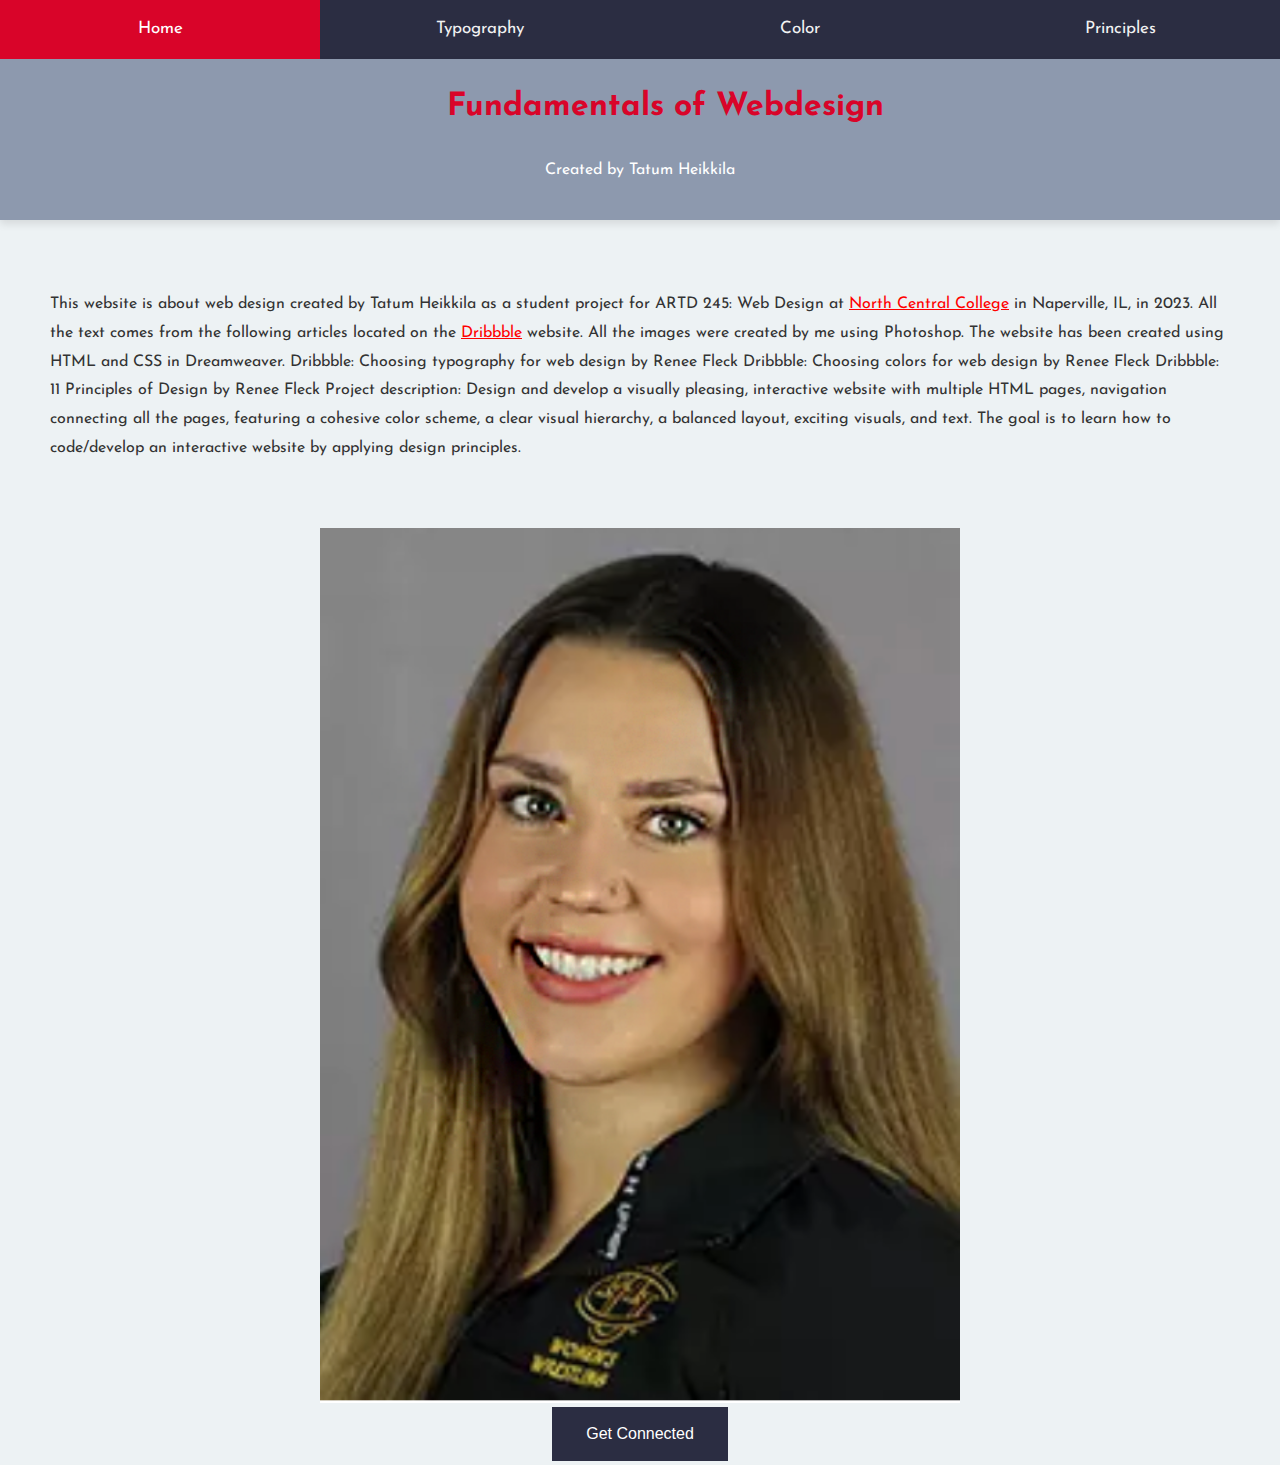
<file: index.html>
<!DOCTYPE html>
<html lang="en">
<head>
    <meta charset="UTF-8">
    <meta name="viewport" content="width=device-width, initial-scale=1.0">
    <title>Website_ART245_TatumHeikkila</title>
    <link href="https://fonts.googleapis.com/css2?family=Josefin+Sans:wght@300;400;600&display=swap" rel="stylesheet">
    <link href="styles.css" rel="stylesheet" type="text/css">
</head>

<body>
    
<div class="topnav" id="myTopnav">
  <a href="index.html" class="active">Home</a>
  <a href="typography.html">Typography</a>
  <a href="color.html">Color</a>
  <a href="principles.html">Principles</a>
  <a href="javascript:void(0);" class="icon" onclick="myFunction()">
    <i class="fa fa-bars"></i>
  </a>
</div>
    
    <header>
        <h1>Fundamentals of Webdesign
	  </h1>
        <p>
	  Created by Tatum Heikkila</p>
</header>
<section><p>This website is about web design created by Tatum Heikkila as a student project for ARTD 245: Web Design at <a href="https://www.northcentralcollege.edu/" target="_blank">North Central College</a> in Naperville, IL, in 2023. All the text comes from the following articles located on the <a href="https://dribbble.com/" target="_blank">Dribbble</a> website. All the images were created by me using Photoshop. The website has been created using HTML and CSS in Dreamweaver. 
Dribbble: Choosing typography for web design by Renee Fleck
Dribbble: Choosing colors for web design by Renee Fleck
Dribbble: 11 Principles of Design by Renee Fleck
		Project description: 
Design and develop a visually pleasing, interactive website with multiple HTML pages, navigation connecting all the pages, featuring a cohesive color scheme, a clear visual hierarchy, a balanced layout, exciting visuals, and text. The goal is to learn how to code/develop an interactive website by applying design principles.</p>
</section>
<img src="headshot.png" width="50%" alt=""/>
</body>
	<div class="button-container">
			<a href="https://www.linkedin.com/in/tatumheikkila/" target="_blank"><button class="button button1">Get Connected</button></a>
		</div>
</html>
</file>
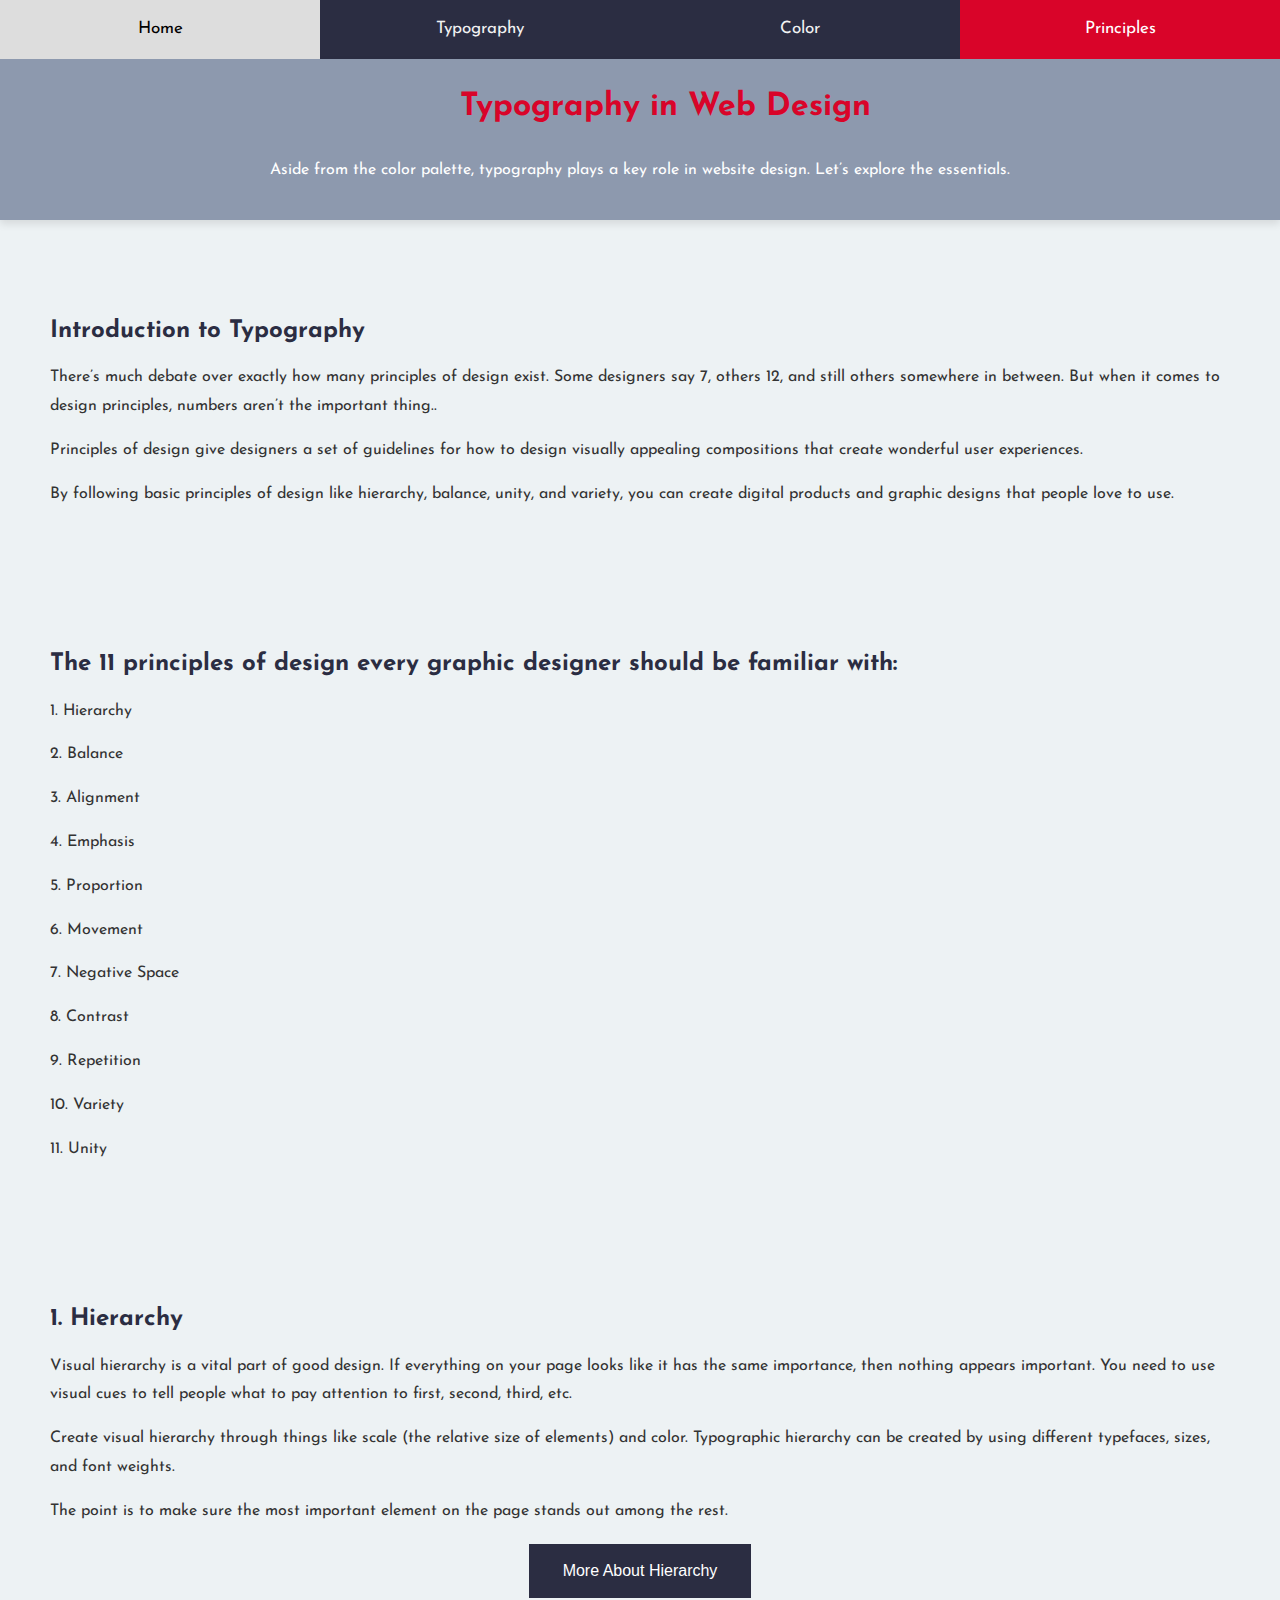
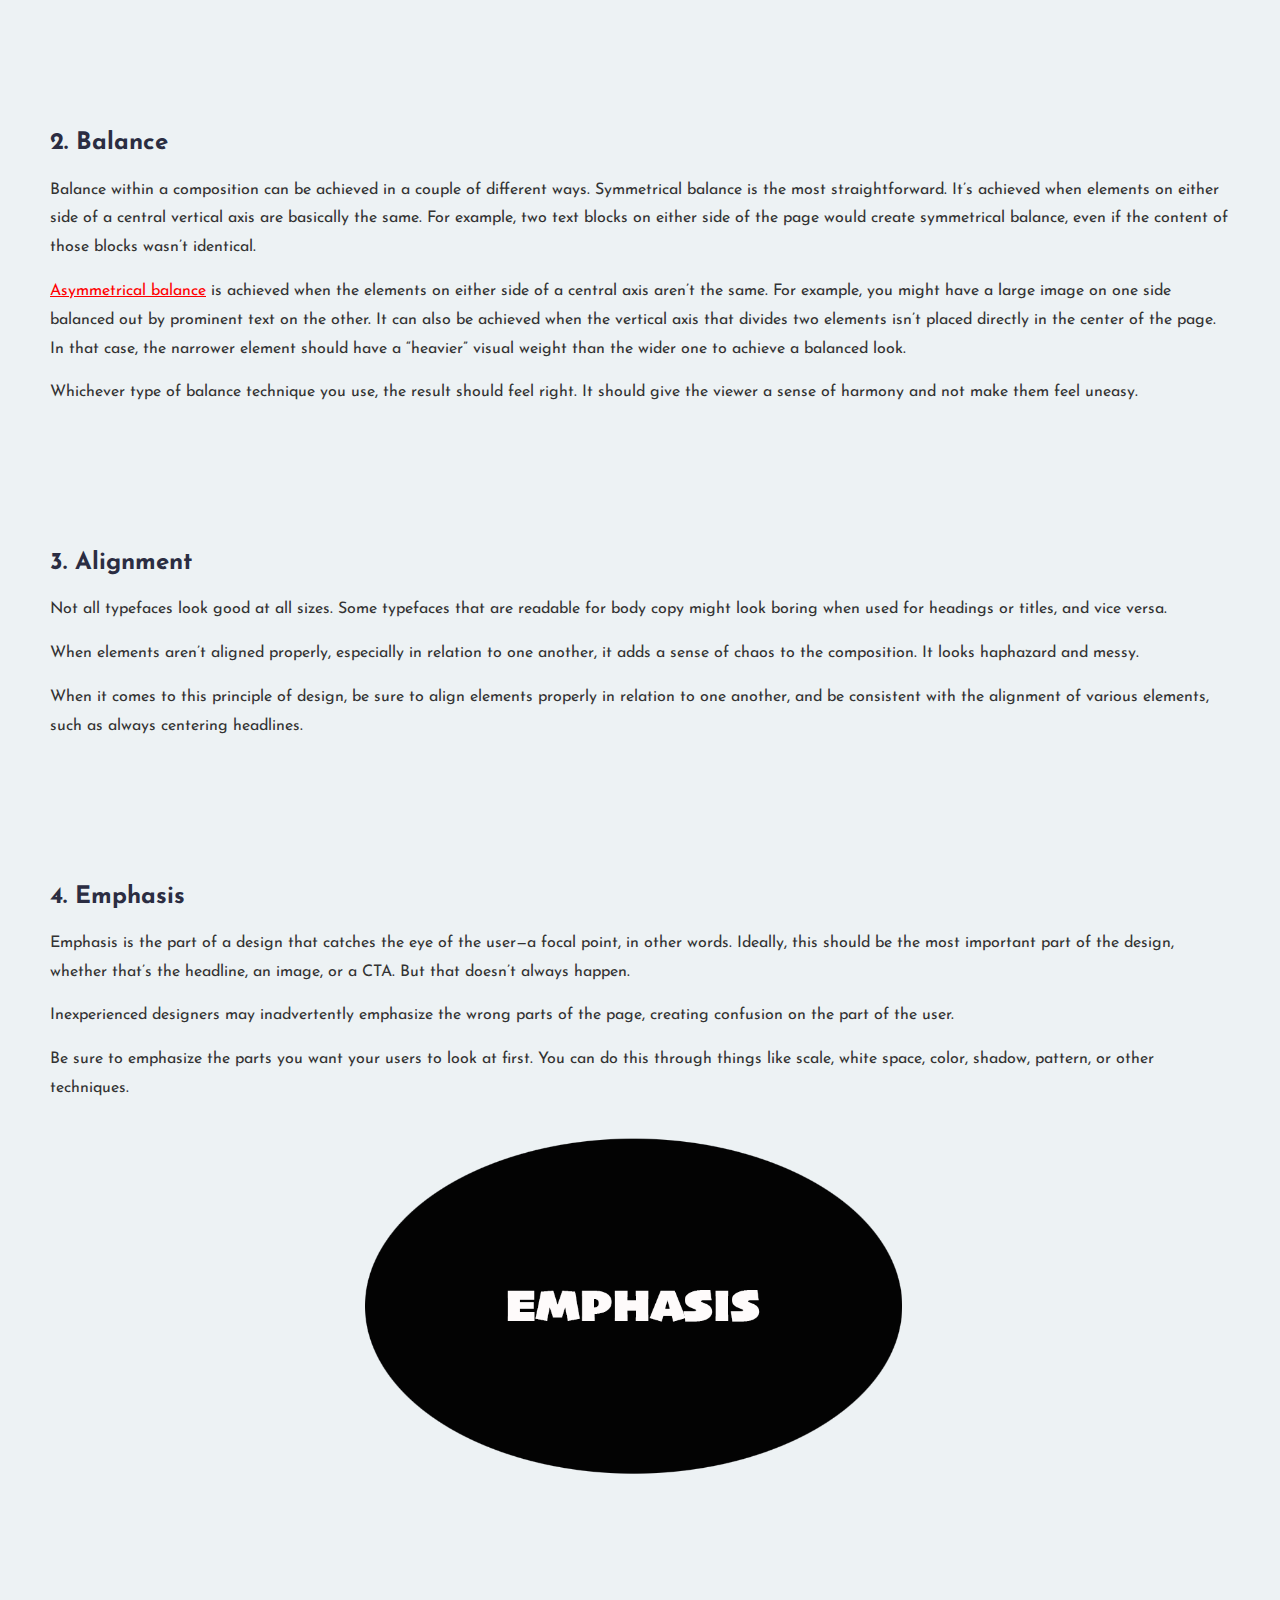
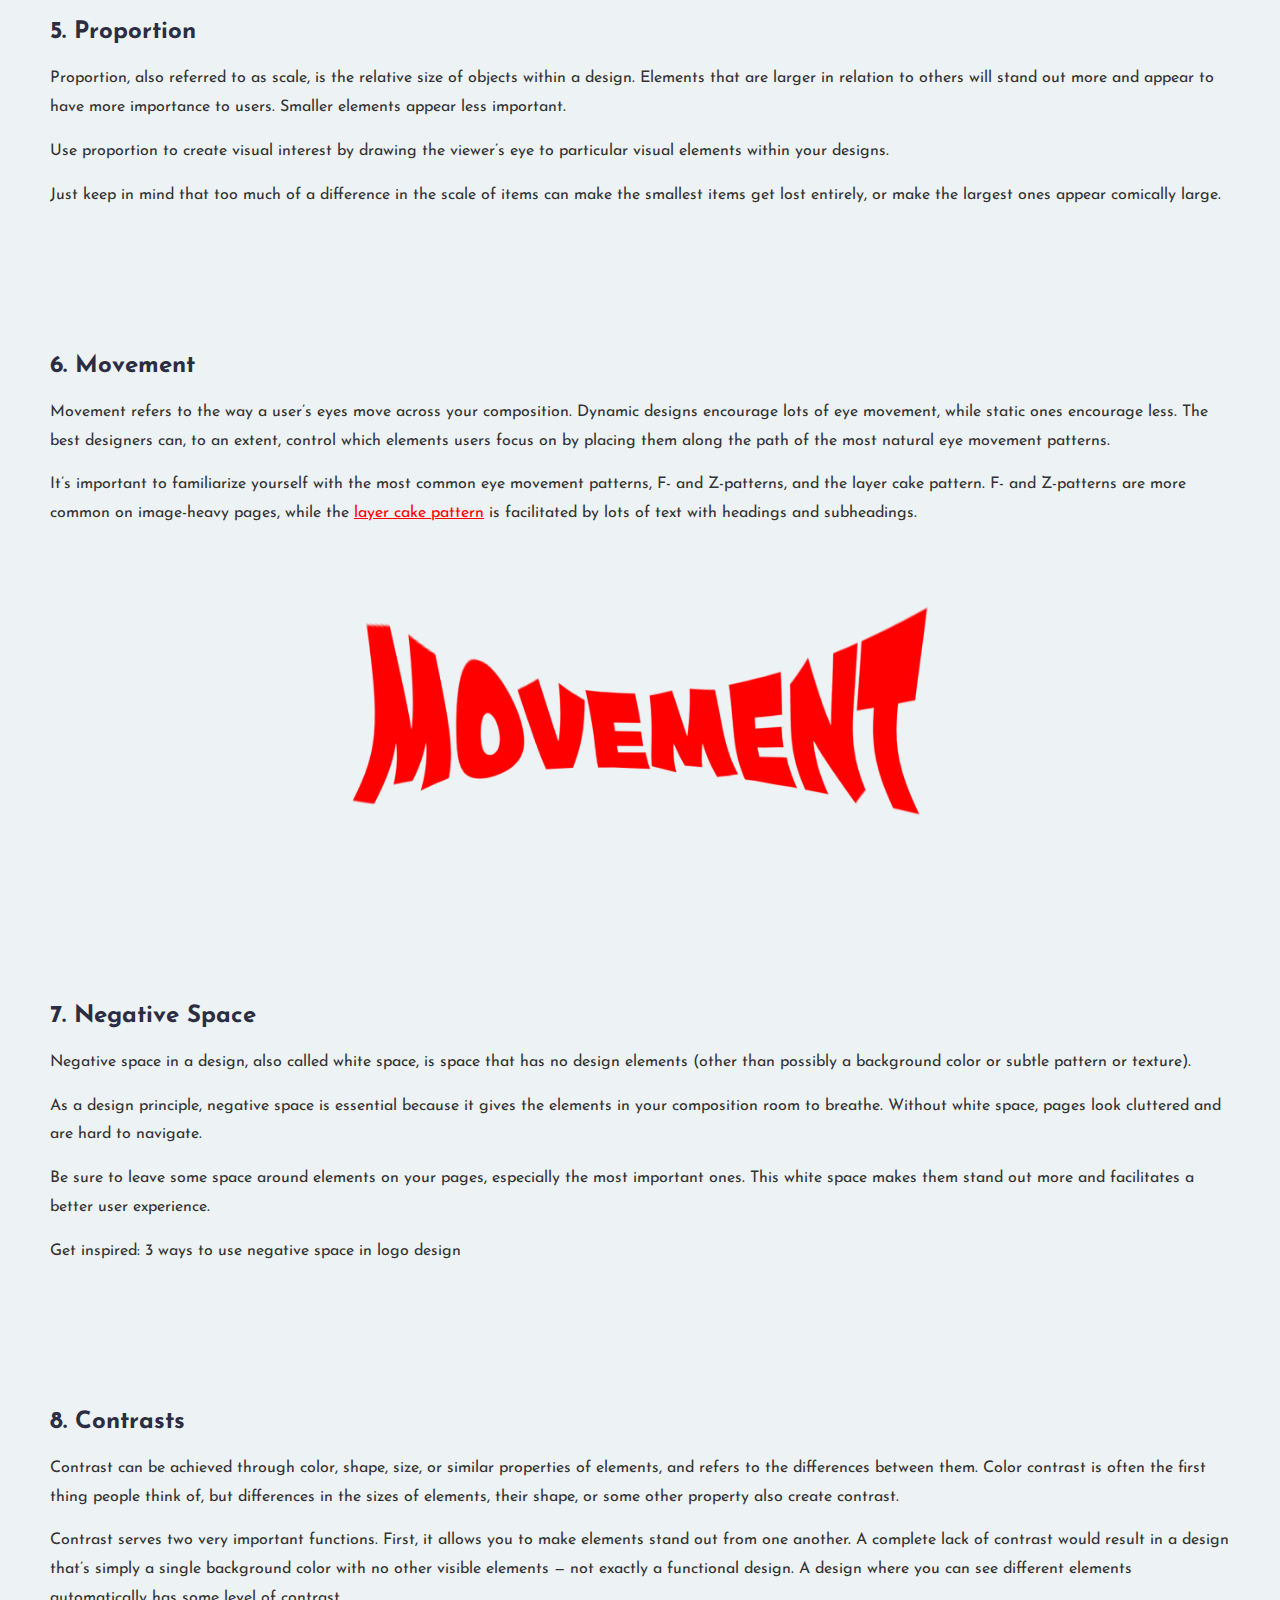
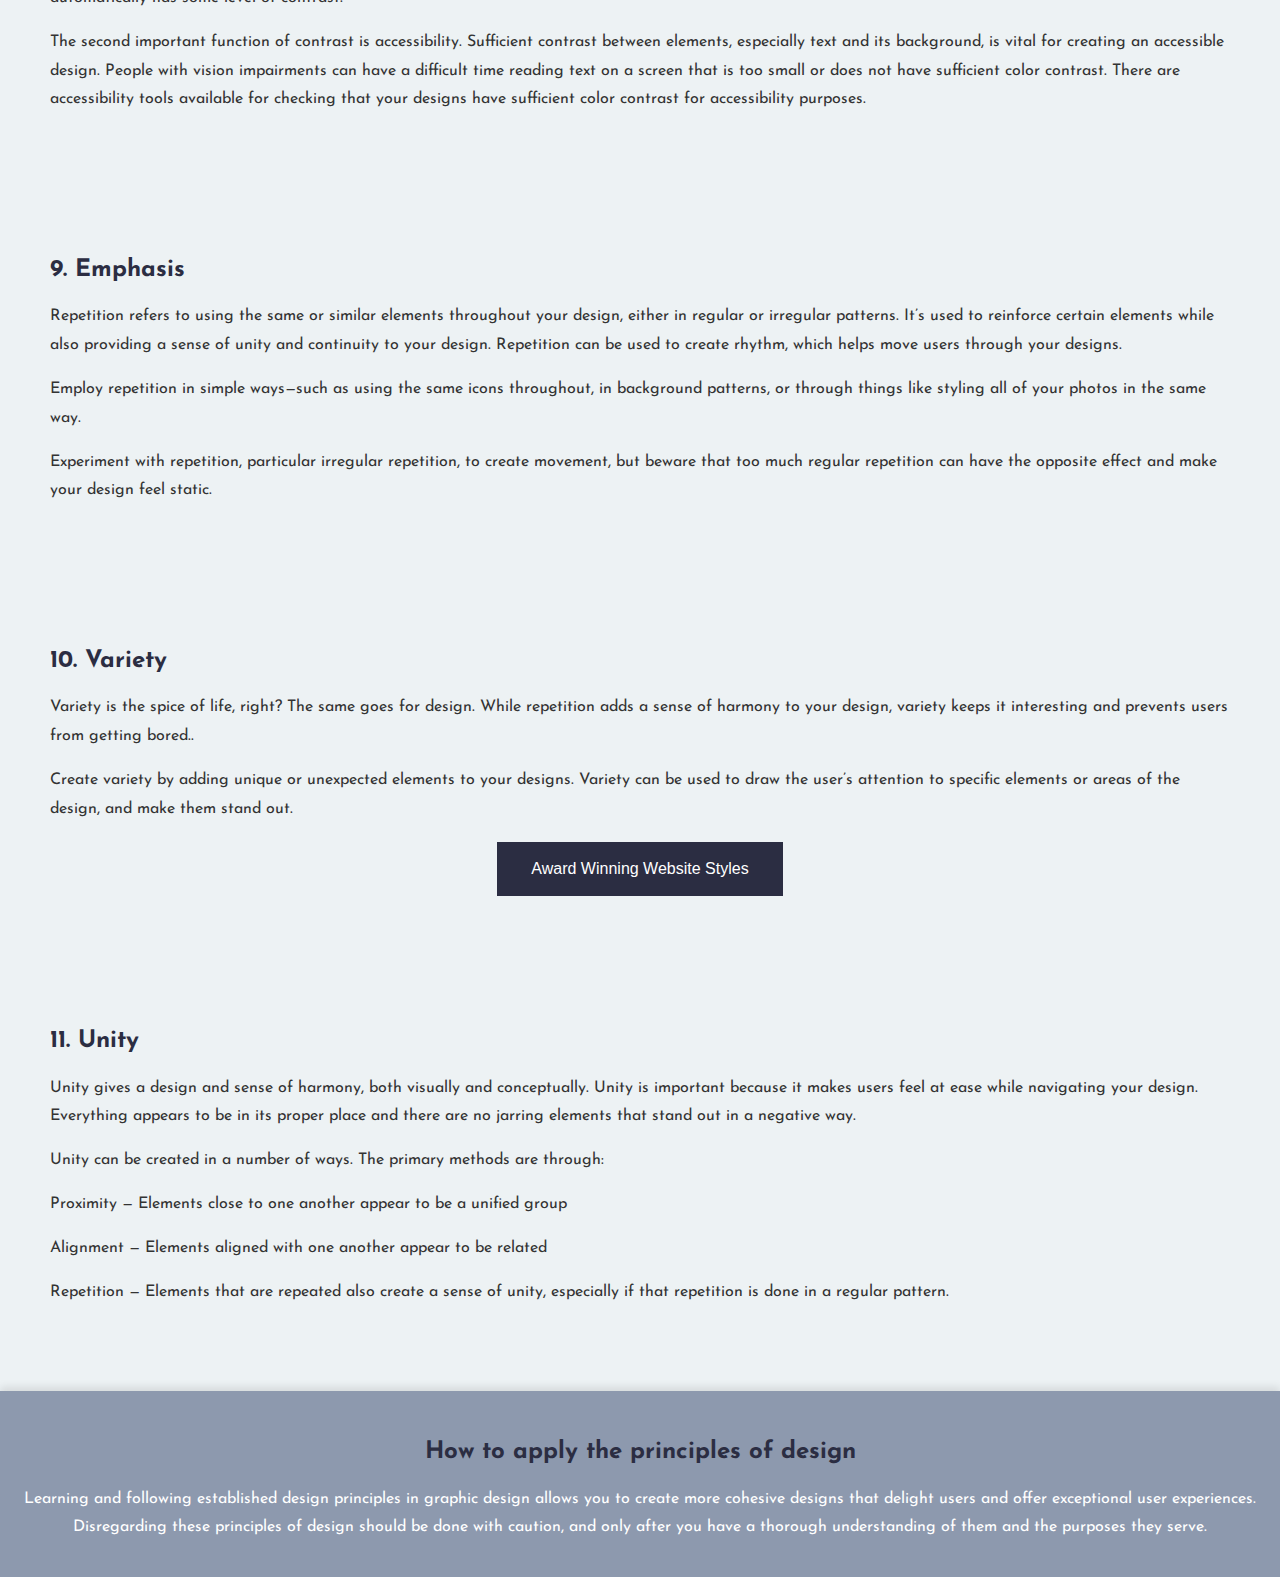
<file: principles.html>
<!DOCTYPE html>
<html lang="en">
<head>
    <meta charset="UTF-8">
    <meta name="viewport" content="width=device-width, initial-scale=1.0">
    <title>Website_ART245_TatumHeikkila</title>
    <link href="https://fonts.googleapis.com/css2?family=Josefin+Sans:wght@300;400;600&display=swap" rel="stylesheet">
    <link href="styles.css" rel="stylesheet" type="text/css">
</head>

<body>
    
<div class="topnav" id="myTopnav">
  <a href="index.html">Home</a>
  <a href="typography.html">Typography</a>
  <a href="color.html">Color</a>
  <a href="principles.html" class="active">Principles</a>
  <a href="javascript:void(0);" class="icon" onclick="myFunction()">
    <i class="fa fa-bars"></i>
  </a>
</div>
    
    <header>
        <h1>Typography in Web Design
		</h1>
        <p>
			Aside from the color palette, typography plays a key role in website design. Let’s explore the essentials.</p>
</header>

    
    <section>
        <h2>Introduction to <span>Typography</span></h2>
        <p>There’s much debate over exactly how many principles of design exist. Some designers say 7, others 12, and still others somewhere in between. But when it comes to design principles, numbers aren’t the important thing..</p>
        <p>Principles of design give designers a set of guidelines for how to design visually appealing compositions that create wonderful user experiences.</p>
	  <p>By following basic principles of design like hierarchy, balance, unity, and variety, you can create digital products and graphic designs that people love to use.</p>
    </section>
	

    
    <section>
        <h2>The 11 principles of design every graphic designer should be familiar with:</h2>
        <p>1. Hierarchy</p>
        <p>2. Balance</p>
        <p>3. Alignment</p>
		<p>4. Emphasis</p>
		<p>5. Proportion</p>
		<p>6. Movement</p>
		<p>7. Negative Space</p>
		<p>8. Contrast</p>
		<p>9. Repetition</p>
		<p>10. Variety</p>
		<p>11. Unity</p>
    </section>

    
    <section>
        <h2>1. <span>Hierarchy</span></h2>
        <p>Visual hierarchy is a vital part of good design. If everything on your page looks like it has the same importance, then nothing appears important. You need to use visual cues to tell people what to pay attention to first, second, third, etc.</p>
        <p>Create visual hierarchy through things like scale (the relative size of elements) and color. Typographic hierarchy can be created by using different typefaces, sizes, and font weights.</p>
		<p>The point is to make sure the most important element on the page stands out among the rest.</p>
		<div class="button-container">
			<a href="https://www.e2msolutions.com/blog/visual-hierarchy-in-web-design/#:~:text=Visual%20hierarchy%20in%20web%20design%20is%20all%20about%20arranging%20elements,understand%20where%20to%20look%20next." target="_blank"><button class="button button1">More About Hierarchy</button></a>
		</div>
	 

    </section>

   
    <section>
        <h2>2. <span>Balance</span></h2>
        <p>Balance within a composition can be achieved in a couple of different ways. Symmetrical balance is the most straightforward. It’s achieved when elements on either side of a central vertical axis are basically the same. For example, two text blocks on either side of the page would create symmetrical balance, even if the content of those blocks wasn’t identical.</p>
        <p><a href="https://dribbble.com/stories/2020/02/05/asymmetrical-layouts-ui-design" target="_blank">Asymmetrical balance</a> is achieved when the elements on either side of a central axis aren’t the same. For example, you might have a large image on one side balanced out by prominent text on the other. It can also be achieved when the vertical axis that divides two elements isn’t placed directly in the center of the page. In that case, the narrower element should have a “heavier” visual weight than the wider one to achieve a balanced look.</p>
        <p>Whichever type of balance technique you use, the result should feel right. It should give the viewer a sense of harmony and not make them feel uneasy.</p>
    </section>

    
    <section>
        <h2>3. <span>Alignment</span></h2>
        <p>Not all typefaces look good at all sizes. Some typefaces that are readable for body copy might look boring when used for headings or titles, and vice versa.</p>
        <p>When elements aren’t aligned properly, especially in relation to one another, it adds a sense of chaos to the composition. It looks haphazard and messy.</p>
	  <p>When it comes to this principle of design, be sure to align elements properly in relation to one another, and be consistent with the alignment of various elements, such as always centering headlines.</p>
    </section>

    
<section>
        <h2>4. <span>Emphasis</span></h2>
        <p>Emphasis is the part of a design that catches the eye of the user—a focal point, in other words. Ideally, this should be the most important part of the design, whether that’s the headline, an image, or a CTA. But that doesn’t always happen.</p>
        <p>Inexperienced designers may inadvertently emphasize the wrong parts of the page, creating confusion on the part of the user.</p>
        <p>Be sure to emphasize the parts you want your users to look at first. You can do this through things like scale, white space, color, shadow, pattern, or other techniques.</p>
    <img src="emphasis_2.png" width="50%"  alt=""/> </section>
	
   
		   
<section>
  <h2>5. <span>Proportion</span></h2>
        <p>Proportion, also referred to as scale, is the relative size of objects within a design. Elements that are larger in relation to others will stand out more and appear to have more importance to users. Smaller elements appear less important.</p>
        <p>Use proportion to create visual interest by drawing the viewer’s eye to particular visual elements within your designs.</p>
  <p>Just keep in mind that too much of a difference in the scale of items can make the smallest items get lost entirely, or make the largest ones appear comically large.</p>
</section>
	    
<section>
        <h2>6. <span>Movement</span></h2>
        <p>Movement refers to the way a user’s eyes move across your composition. Dynamic designs encourage lots of eye movement, while static ones encourage less. The best designers can, to an extent, control which elements users focus on by placing them along the path of the most natural eye movement patterns.</p>
        <p>It’s important to familiarize yourself with the most common eye movement patterns, F- and Z-patterns, and the layer cake pattern. F- and Z-patterns are more common on image-heavy pages, while the <a href="https://www.nngroup.com/articles/layer-cake-pattern-scanning/" target="_blank">layer cake pattern</a> is facilitated by lots of text with headings and subheadings.</p>
     <img src="movement2_th.png" width="50%"  alt=""/></section>
	
	    
<section>
  <h2>7. <span>Negative Space</span></h2>
        <p>Negative space in a design, also called white space, is space that has no design elements (other than possibly a background color or subtle pattern or texture).</p>
        <p>As a design principle, negative space is essential because it gives the elements in your composition room to breathe. Without white space, pages look cluttered and are hard to navigate.</p>
        <p>Be sure to leave some space around elements on your pages, especially the most important ones. This white space makes them stand out more and facilitates a better user experience.</p>
  <p>Get inspired: 3 ways to use negative space in logo design</p>
</section>
	
	    
<section>
        <h2>8. <span>Contrasts</span></h2>
        <p>Contrast can be achieved through color, shape, size, or similar properties of elements, and refers to the differences between them. Color contrast is often the first thing people think of, but differences in the sizes of elements, their shape, or some other property also create contrast.</p>
        <p>Contrast serves two very important functions. First, it allows you to make elements stand out from one another. A complete lack of contrast would result in a design that’s simply a single background color with no other visible elements — not exactly a functional design. A design where you can see different elements automatically has some level of contrast.</p>
        <p>The second important function of contrast is accessibility. Sufficient contrast between elements, especially text and its background, is vital for creating an accessible design. People with vision impairments can have a difficult time reading text on a screen that is too small or does not have sufficient color contrast. There are accessibility tools available for checking that your designs have sufficient color contrast for accessibility purposes.</p>
</section>
	
	    
<section>
        <h2>9. <span>Emphasis</span></h2>
        <p>Repetition refers to using the same or similar elements throughout your design, either in regular or irregular patterns. It’s used to reinforce certain elements while also providing a sense of unity and continuity to your design. Repetition can be used to create rhythm, which helps move users through your designs.</p>
        <p>Employ repetition in simple ways—such as using the same icons throughout, in background patterns, or through things like styling all of your photos in the same way.</p>
        <p>Experiment with repetition, particular irregular repetition, to create movement, but beware that too much regular repetition can have the opposite effect and make your design feel static.</p>
</section>
	
	    
<section>
        <h2>10. <span>Variety</span></h2>
        <p>Variety is the spice of life, right? The same goes for design. While repetition adds a sense of harmony to your design, variety keeps it interesting and prevents users from getting bored..</p>
        <p>Create variety by adding unique or unexpected elements to your designs. Variety can be used to draw the user’s attention to specific elements or areas of the design, and make them stand out.</p>
	<div class="button-container">
			<a href="https://www.squarespace.com/website-design/?channel=pnb&subchannel=go&campaign=pnb-go-us-en-core_website_action_tier3-phr&subcampaign=(build_build-a-site_phr)&&cid=13842267533&aid=125919731978&tid=kwd-33952210&mt=p&eid=&loc_p_ms=9021681&loc_i_ms=&nw=g&d=c&adid=532740003080&channel2=pnb&subchannel2=go&gad_source=1&gclid=Cj0KCQiAoae5BhCNARIsADVLzZe6B8IwHuyHcq01WXi61gWUfDva7PUwDSFseuFj8BwzT0pMvSD-ke8aAlk5EALw_wcB&gclsrc=aw.ds" target="_blank"><button class="button button1">Award Winning Website Styles</button></a>
		</div>
        
</section>
	
	<section>
        <h2>11. <span>Unity</span></h2>
        <p>Unity gives a design and sense of harmony, both visually and conceptually. Unity is important because it makes users feel at ease while navigating your design. Everything appears to be in its proper place and there are no jarring elements that stand out in a negative way.</p>
        <p>Unity can be created in a number of ways. The primary methods are through:</p>
	  <p>Proximity — Elements close to one another appear to be a unified group</p>
	  <p>Alignment — Elements aligned with one another appear to be related
</p>
	  <p>Repetition — Elements that are repeated also create a sense of unity, especially if that repetition is done in a regular pattern.</p>
        
    </section>
	

    
    <footer>
        <h2>How to apply the principles of design</h2>
        <p>Learning and following established design principles in graphic design allows you to create more cohesive designs that delight users and offer exceptional user experiences.
		Disregarding these principles of design should be done with caution, and only after you have a thorough understanding of them and the purposes they serve. </p>
		
    </footer>

</body>
</html>
</file>
<file: styles.css>
/* Reset default margin and padding */
* {
    margin: 0;
    padding: 0;
    box-sizing: border-box;
}

/* Body styling */
body {
	margin: 0;
    font-family: 'Josefin Sans', sans-serif; /* Use your preferred font */
    line-height: 1.8;
    color: #333; /* Dark gray text for readability */
    background-color: #EDF2F4; /* Light gray background */
}

/* Section styling */
section{
	padding: 50px;
}

/* Nav Styling */
.topnav {
  overflow: hidden;
  background-color: #2B2D42;
	width: 100%;
}

.topnav a {
  float: left;
  display: block;
  color: #f2f2f2;
  text-align: center;
  padding: 14px 16px;
  text-decoration: none;
  font-size: 17px;
	width: 25%;
}

.topnav a:hover {
  background-color: #ddd;
  color: black;
}

.topnav a.active {
  background-color: #d90429;
  color: white;
}

.topnav .icon {
  display: none;
}

@media screen and (max-width: 600px) {
  .topnav a:not(:first-child) {display: none;}
  .topnav a.icon {
    float: right;
    display: block;
  }
}

@media screen and (max-width: 600px) {
  .topnav.responsive {position: relative;}
  .topnav.responsive .icon {
    position: absolute;
    right: 0;
    top: 0;
  }
  .topnav.responsive a {
    float: none;
    display: block;
    text-align: left;
  }
}
/* imagestyles */
img{
	display: block;
	margin: auto;
}

#verticalimage{
	float:right;
	margin-left: 30px;
	margin-right: 30px;
	margin-bottom: 30px;
	
}

/* Header styling */
header {
    background-color: #8D99AE; /* Bright orange */
    padding: 20px;
    text-align: center;
    color: white; /* White text for contrast */
    margin-bottom: 20px;
    box-shadow: 0 4px 8px rgba(0, 0, 0, 0.1);
}

/* Section headings */
h2 {
    color: #2B2D42; /* Dodger blue for headings */
    margin: 20px 0 10px;
}

/* Paragraph styling */
p {
    margin-bottom: 15px;
}

/* Footer styling */
footer {
    background-color: #8D99AE; /* Same orange as header */
    padding: 20px;
    color: white;
    text-align: center;
    margin-top: 20px;
    box-shadow: 0 -4px 8px rgba(0, 0, 0, 0.1);
}

/* Links styling */
a {
   color: red;  /* red for links */
}

a:hover {
    color: #8D99AE;
	text-decoration: none; /* Underline on hover for better UX */
}

/* Additional styling for visual hierarchy */
h1 {
    color: #D90429; /* OrangeRed for main title */
    margin-bottom: 20px;
	padding-left: 50px;
}

/* Reset default margin and padding */
* {
    margin: 0;
    padding: 0;
    box-sizing: border-box;
}

.button-container {
    display: flex;
    justify-content: center;
}

.button {
  background-color: #2b2d42;
  border: none;
  color: white;
  padding: 16px 32px;
  text-align: center;
  text-decoration: none;
  display: inline-block;
  font-size: 16px;
  margin: 4px 2px;
  transition-duration: 0.4s;
  cursor: pointer;
	
}

.button1 {
  background-color: #2b2d42; 
  color: white; 
  border: 2px solid #2b2d42;
}

.button1:hover {
  background-color: white;
  color: black;
}
</file>
